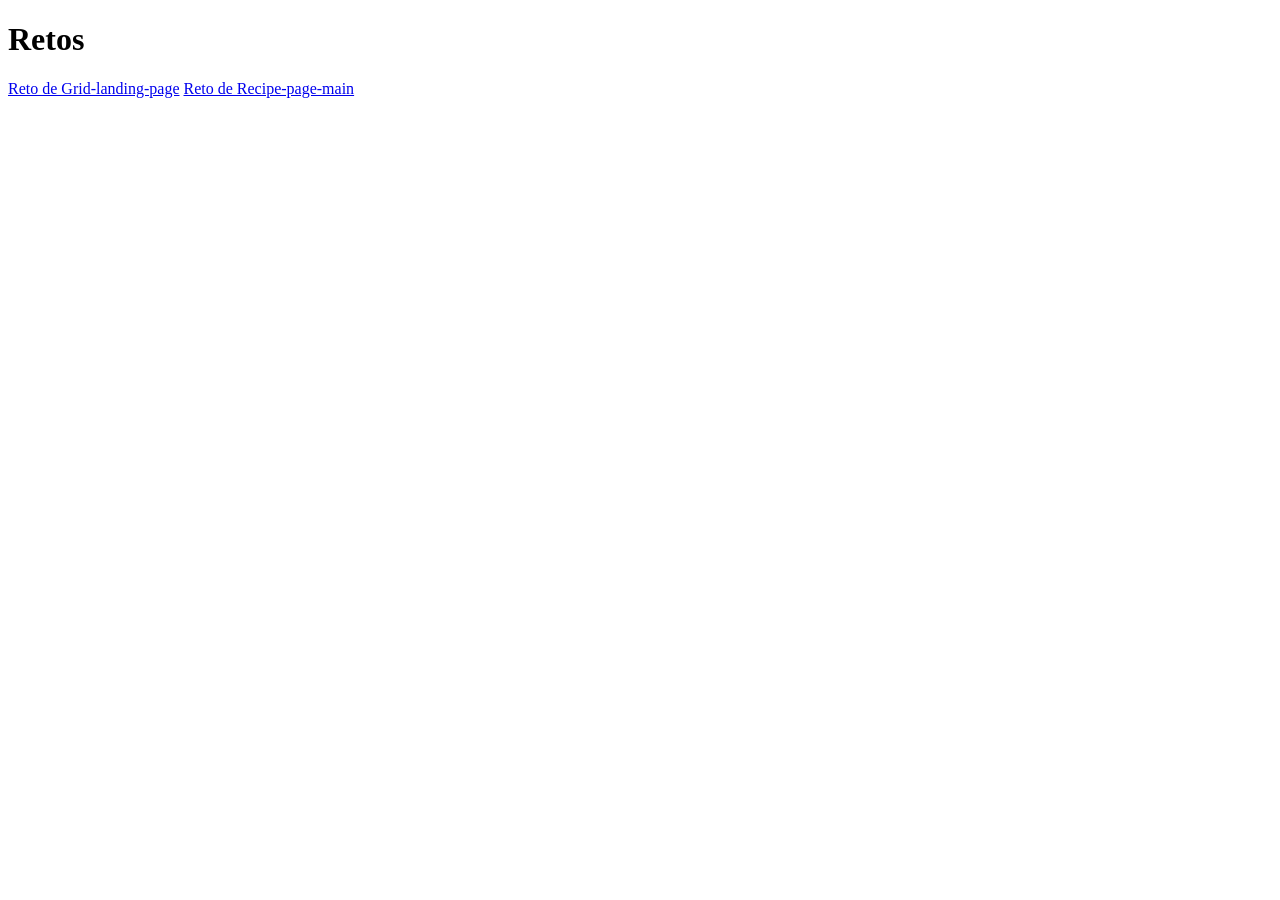
<file: index.html>
<!DOCTYPE html>
<html lang="es">
<head>
    <meta charset="UTF-8">
    <meta name="viewport" content="width=device-width, initial-scale=1.0">
    <title>Retos</title>
</head>
<body>
    <h1>Retos</h1>
    <a href="./grid-landing-page-main/index.html">Reto de Grid-landing-page</a>
    <a href="./recipe-page-main/index.html">Reto de Recipe-page-main</a>
</body>
</html>
</file>
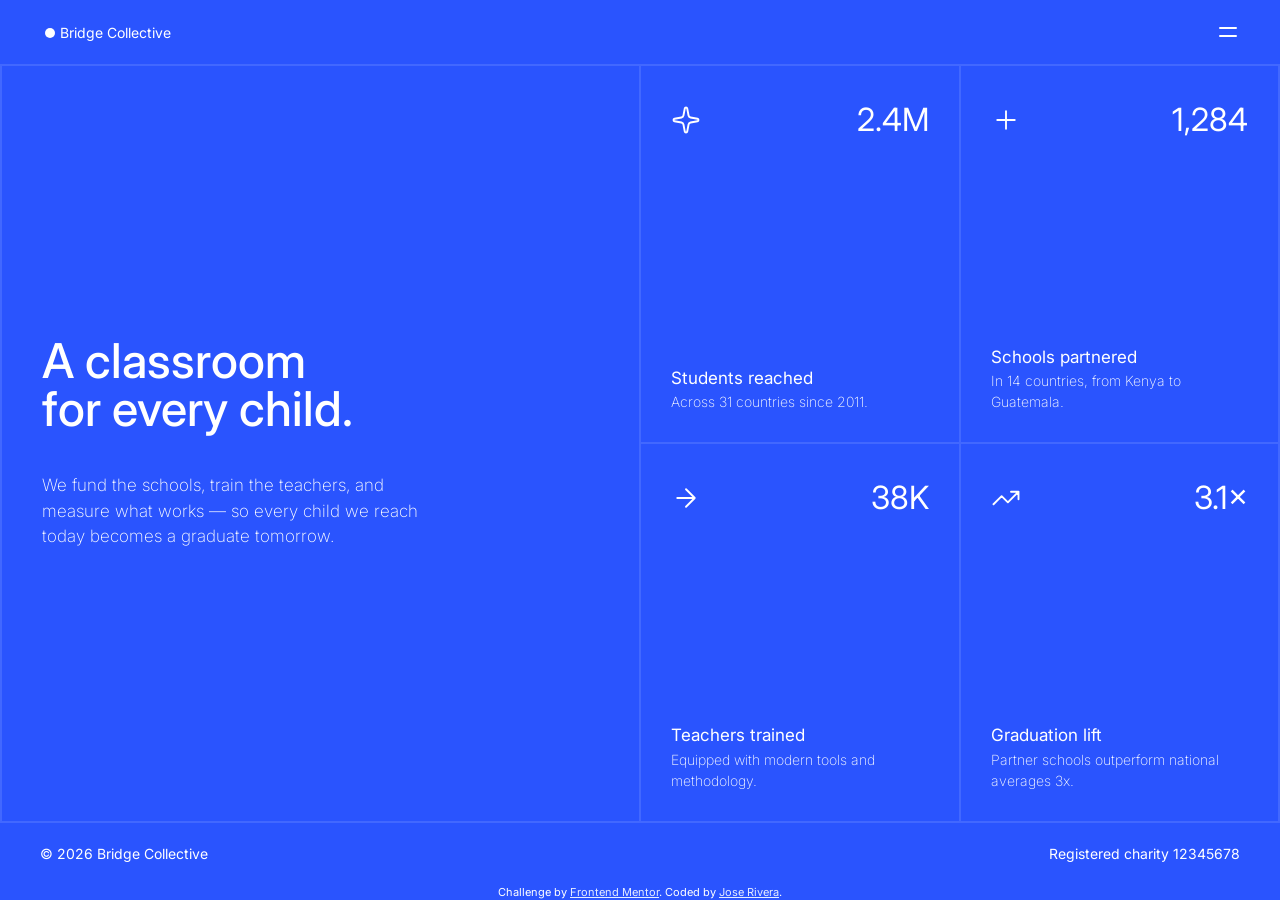
<file: grid-landing-page-main/index.html>
<!DOCTYPE html>
<html lang="en">
<head>
  <meta charset="UTF-8">
  <meta name="viewport" content="width=device-width, initial-scale=1.0"> <!-- displays site properly based on user's device -->
  <link rel="preconnect" href="https://fonts.googleapis.com">
  <link rel="preconnect" href="https://fonts.gstatic.com" crossorigin>
  <link href="https://fonts.googleapis.com/css2?family=Inter:ital,opsz,wght@0,14..32,100..900;1,14..32,100..900&display=swap" rel="stylesheet">

  <link rel="icon" type="image/png" sizes="32x32" href="./assets/images/favicon-32x32.png">
  <link rel="stylesheet" href="style.css">
  <title>Frontend Mentor | Grid landing page</title>

</head>
<body>


  <!-- Nav -->
  <header class="header">
    <nav class="nav">
        <span class="logo__text">Bridge Collective</span>
        <input type="checkbox" name="menu" id="menu" class="check__menu">
        <label for="menu" class="btn__menu">
          <img src="assets/images/icon-menu.svg" alt="menu" class="icon__menu">
          <img src="assets/images/icon-close.svg" alt="menu_close" class="icon__menu--close">
        </label>
        <label for="menu" class="menu__overlay"></label>
        <!-- Menu panel — hidden until the hamburger is activated -->
        <div class="container__menu">
          <ul class="list__menu">
            <li class="menu__link"><a href="#" class="link">About</a></li>
            <li class="menu__link"><a href="#" class="link">Our Work</a></li>
            <li class="menu__link"><a href="#" class="link">Partners</a></li>
            <li class="menu__link"><a href="#" class="link">Annual Report</a></li>
            <li class="menu__link"><a href="#" class="link">Donate</a></li>
          </ul>
        </div>
    </nav>
  </header>  


  <!-- Hero -->
    <div class="cards">
      <div class="card__hero">
        <h1 class="hero__title">A classroom <br class="desktop__line-break"> for every child.</h1>
        <p class="hero__text">We fund the schools, train the teachers, and <br class="desktop__line-break"> measure what works — so every child we reach <br class="desktop__line-break"> today becomes a graduate tomorrow.</p>
      </div>
      <!-- Stats -->
      <div class="cards__stats">
        <div class="card__stat stat__students">
          <div class="card__stat--top">
            <img src="assets/images/icon-sparkle.svg" alt="logo" class="stat__logo">
            <p class="card__digit students_digit">2.4M</p>
          </div>
          <div class="card__stat--bottom">
            <h2 class="card__title students_title">Students reached</h2>
            <p class="card__text students_text">Across 31 countries since 2011.</p>
          </div>
        </div>
        <div class="card__stat stat__school">
          <div class="card__stat--top">
            <img src="assets/images/icon-plus.svg" alt="logo" class="stat__logo">
            <p class="card__digit school_digit">1,284</p>
          </div>
          <div class="card__stat--bottom">
            <h2 class="card__title school_title">Schools partnered</h2>
            <p class="card__text school_text">In 14 countries, from Kenya to Guatemala.</p> 
          </div>
        </div>
        <div class="card__stat stat__teachers">
          <div class="card__stat--top">
            <img src="assets/images/icon-arrow-right.svg" alt="logo" class="stat__logo">
            <p class="card__digit teachers_digit">38K</p>
          </div>
          <div class="card__stat--bottom">
            <h2 class="card__title teachers_title">Teachers trained</h2>
            <p class="card__text teachers_text">Equipped with modern tools and methodology.</p> 
          </div>
        </div>
        <div class="card__stat stat__graduation">
          <div class="card__stat--top">
            <img src="assets/images/icon-trending-up.svg" alt="logo" class="stat__logo">
            <p class="card__digit students_digit">3.1×</p>
          </div>
          <div class="card__stat--bottom">
            <h2 class="card__title students_title">Graduation lift</h2>
            <p class="card__text school_text">Partner schools outperform national averages 3x.</p> 
          </div>
        </div>
      </div>
    </div>

  <!-- Footer -->
  <footer class="footer">
    <p class="footer__copy">© 2026 Bridge Collective</p>
    <p class="footer__registered">Registered charity 12345678</p>
  </footer>
  
  <div class="attribution">
    Challenge by <a href="https://www.frontendmentor.io?ref=challenge">Frontend Mentor</a>.
    Coded by <a href="#">Jose Rivera</a>.
  </div>
</body>
</html>
</file>
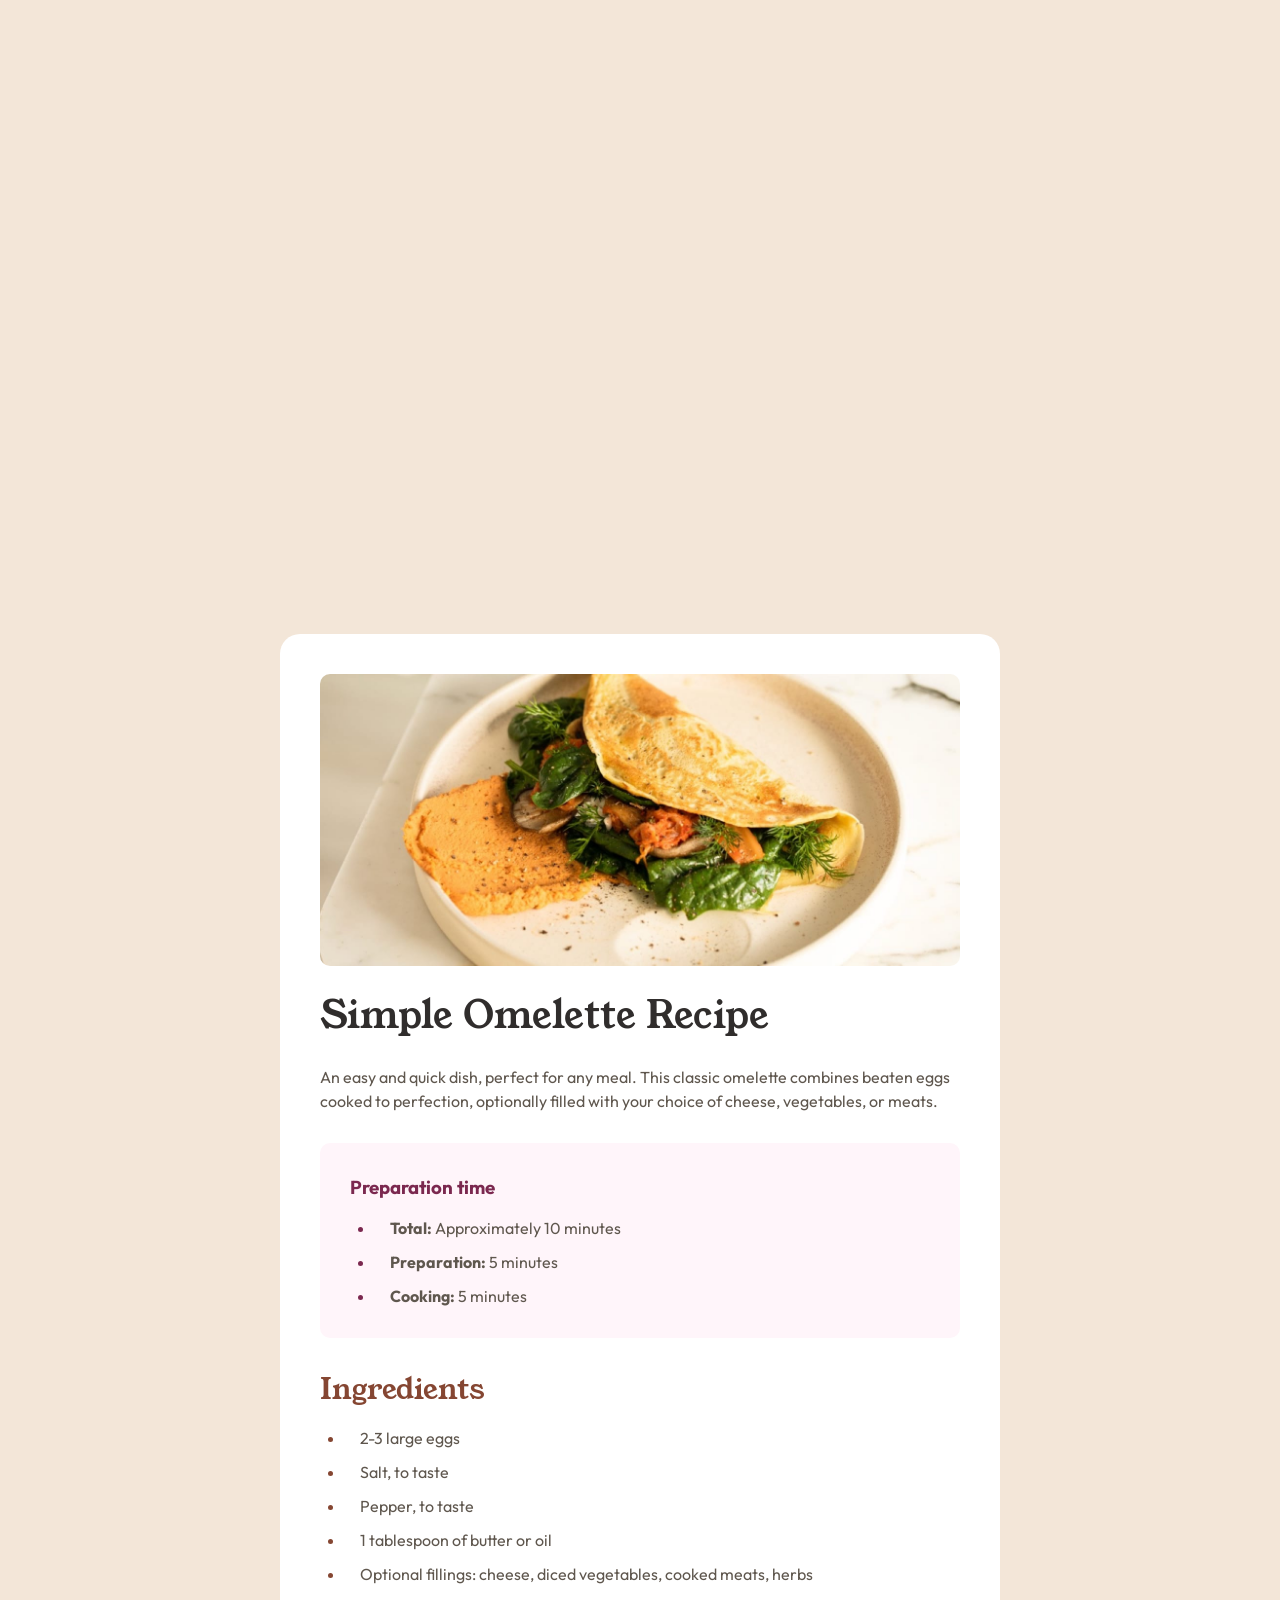
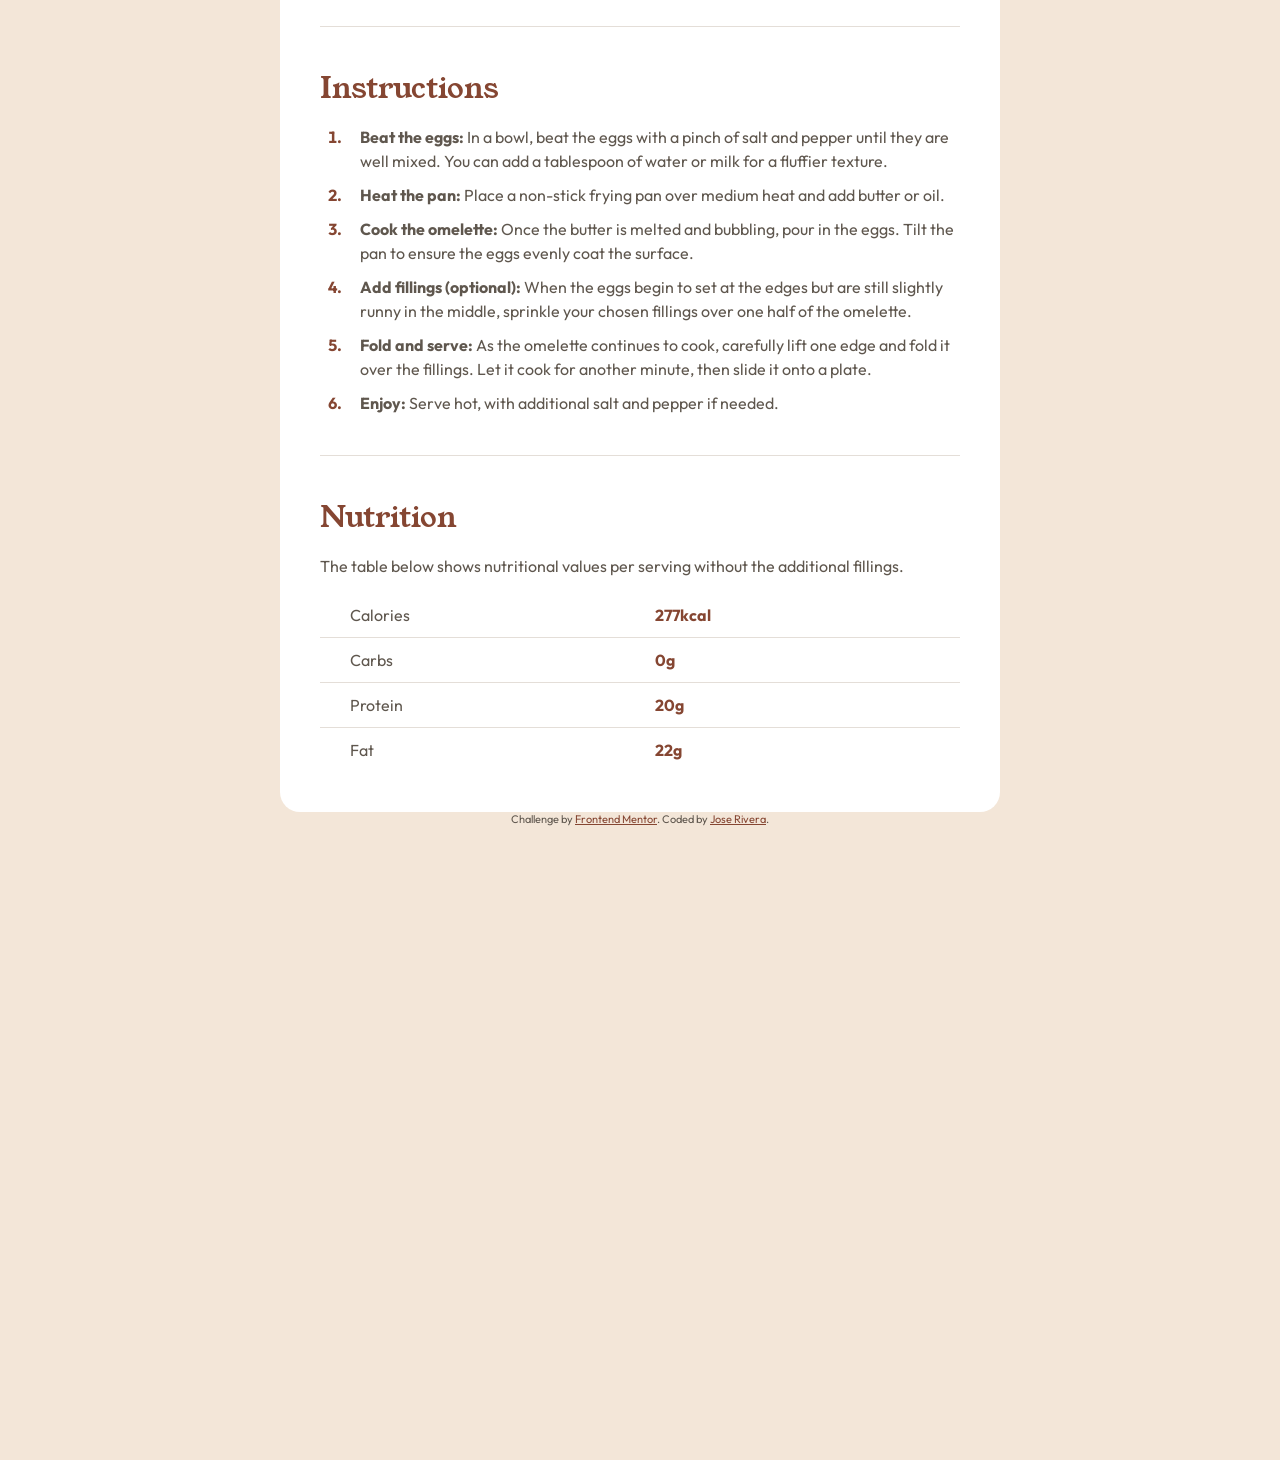
<file: recipe-page-main/index.html>
<!DOCTYPE html>
<html lang="en">
<head>
  <meta charset="UTF-8">
  <meta name="viewport" content="width=device-width, initial-scale=1.0"> <!-- displays site properly based on user's device -->
  <link rel="preconnect" href="https://fonts.googleapis.com">
  <link rel="preconnect" href="https://fonts.gstatic.com" crossorigin>
  <link href="https://fonts.googleapis.com/css2?family=Outfit:wght@100..900&family=Young+Serif&display=swap" rel="stylesheet">

  <link rel="icon" type="image/png" sizes="32x32" href="./assets/images/favicon-32x32.png">

  <title>Frontend Mentor | Recipe page</title>

  <!-- Feel free to remove these styles or customise in your own stylesheet 👍 -->
  <style>
    :root{
      --Color_White: hsl(0, 0%, 100%);
      --Color_Stone-100: hsl(30, 54%, 90%);
      --Color_Stone-150: hsl(30, 18%, 87%);
      --Color_Stone-600: hsl(30, 10%, 34%);
      --Color_Stone-900: hsl(24, 5%, 18%);
      --Color_Brown-800: hsl(14, 45%, 36%);

      --Color_Rose-800: hsl(332, 51%, 32%);
      --Color_Rose-50: hsl(330, 100%, 98%);

      --Font_Young-serif: "Young Serif", serif;
    }
    *{
      margin: 0;
      padding: 0;
      box-sizing: border-box;
    }
    body{
      display: flex;
      flex-direction: column;
      justify-content: center;
      align-items: center;
      background-color: var(--Color_Stone-100);
      font-family: "Outfit", sans-serif;
      font-optical-sizing: auto;
      font-weight: 400;
      font-style: normal;
      color: var(--Color_Stone-600);
      height: 340dvh;
      min-height: max-content;
    }

    .card{
      display: flex;
      flex-direction: column;
      background-color: var(--Color_White);
      border-radius: 20px;
      max-width: 45rem;
      padding: 40px;
      gap: 30px; 
    }
    .card__content{
      display: flex;
      flex-direction: column;
      gap: 30px;  
      line-height: 1.5;  
    }
    .card__img-omelette{
      border-radius: 10px;
      width: 100%;
    }
    .outfit_700{
      color: var(--Color_Stone-600);
      font-weight: 700;
    }
    .color_brown{
      color: var(--Color_Brown-800);
    }
    .list{
      display: flex;
      flex-direction: column;
      gap: 10px;
      padding-left: 25px;
      margin-bottom: 0;
    }
    .card__title, .recipe-info__title{
      font-family: var(--Font_Young-serif);
      font-weight: 400;
      font-style: normal;    
    }
    .card__title{
      color: var(--Color_Stone-900);
      line-height: 1;
      font-size: 2.4rem;
    }
    .card__preparation{
      display: flex;
      flex-direction: column;
      gap: 15px;
      background-color: var(--Color_Rose-50);
      padding: 30px;
      border-radius: 10px;
    }
    .recipe-info__title{
      color: var(--Color_Brown-800);
      font-size: 1.8rem;
    }
    .preparation__title{
      color: var(--Color_Rose-800);
      margin: 0;
      /* font-weight: 600; */
    }
    .preparation__item::marker{
      color: var(--Color_Rose-800);
    }
    .recipe-info__item::marker{
      color: var(--Color_Brown-800);
      font-weight: 700;
    }
    .preparation__item, .recipe-info__item{
      padding-left: 15px;
    }

    .recipe-info{
      display: flex;
      flex-direction: column;
      gap: 15px;
      padding: 40px 0;
    }
    .recipe-info__ingredients{
      padding-top: 0;
    }
    .recipe-info__instructions{
      border-top: 1px solid var(--Color_Stone-150);
      border-bottom: 1px solid var(--Color_Stone-150);
    }
    .recipe-info__nutrition{
      padding-bottom: 0;
    }

    .table__nutrition{
      display: grid;
      grid-template-columns: repeat(2, 1fr);
      gap: 30px;
      padding: 10px 30px;
    }
    .table__nutrition:not(:last-child){
      border-bottom: 1px solid var(--Color_Stone-150);
    }
    
    @media (width < 735px){
      body{
        height: max-content;
      }
      .card{
        border-radius: 0;
        padding: 0;
        gap: 0;      
      } 
      .card__content{
        padding: 35px;
      }
      .card__img-omelette{
        border-radius: 0;
      }
    }

    .attribution { font-size: 0.6875rem; text-align: center; }
    .attribution a { color: var(--Color_Brown-800); }

  </style>
</head>
<body>
  
  <div class="card">
    <img src="assets/images/image-omelette.jpeg" alt="omelette" class="card__img-omelette">
    <div class="card__content">
      <h1 class="card__title">Simple Omelette Recipe</h1>
      <p class="card__text">An easy and quick dish, perfect for any meal. This classic omelette combines beaten eggs cooked to perfection, optionally filled with your choice of cheese, vegetables, or meats.</p>
      <div class="card__preparation">
        <h3 class="preparation__title">Preparation time</h3>
        <ul class="preparation__list list">
          <li class="preparation__item"><span class="outfit_700">Total:</span> Approximately 10 minutes</li>
          <li class="preparation__item"><span class="outfit_700">Preparation:</span> 5 minutes</li>
          <li class="preparation__item"><span class="outfit_700">Cooking:</span> 5 minutes</li>
        </ul>
      </div>
      <section class="section__recipe-info">
        <article class="recipe-info recipe-info__ingredients">
          <h2 class="recipe-info__title">Ingredients</h2>
          <ul class="recipe-info__list list">
            <li class="recipe-info__item">2-3 large eggs</li>
            <li class="recipe-info__item">Salt, to taste</li>
            <li class="recipe-info__item">Pepper, to taste</li>
            <li class="recipe-info__item">1 tablespoon of butter or oil</li>
            <li class="recipe-info__item">Optional fillings: cheese, diced vegetables, cooked meats, herbs</li>
          </ul>
        </article>
        <article class="recipe-info recipe-info__instructions">
          <h2 class="recipe-info__title">Instructions</h2>
          <ol class="recipe-info__list list">
            <li class="recipe-info__item"><span class="outfit_700">Beat the eggs:</span> In a bowl, beat the eggs with a pinch of salt and pepper until they are well mixed. You can add a tablespoon of water or milk for a fluffier texture.</li>
            <li class="recipe-info__item"><span class="outfit_700">Heat the pan:</span> Place a non-stick frying pan over medium heat and add butter or oil.</li>
            <li class="recipe-info__item"><span class="outfit_700">Cook the omelette:</span> Once the butter is melted and bubbling, pour in the eggs. Tilt the pan to ensure the eggs evenly coat the surface.</li>
            <li class="recipe-info__item"><span class="outfit_700">Add fillings (optional):</span> When the eggs begin to set at the edges but are still slightly runny in the middle, sprinkle your chosen fillings over one half of the omelette.</li>
            <li class="recipe-info__item"><span class="outfit_700">Fold and serve:</span> As the omelette continues to cook, carefully lift one edge and fold it over the fillings. Let it cook for another minute, then slide it onto a plate.</li>
            <li class="recipe-info__item"><span class="outfit_700">Enjoy:</span> Serve hot, with additional salt and pepper if needed.</li>
          </ol>
        </article>
        <article class="recipe-info recipe-info__nutrition">
          <h2 class="recipe-info__title">Nutrition</h2>
          <p class="recipe-info__text">The table below shows nutritional values per serving without the additional fillings.</p>
          <div class="table__nutritions">
            <div class="table__nutrition table__nutrition-calories">
              <p>Calories</p>
              <span class="color_brown outfit_700">277kcal</span>
            </div>
            <div class="table__nutrition table__nutrition-carbs">
              <p>Carbs</p>
              <span class="color_brown outfit_700">0g</span>
            </div>
            <div class="table__nutrition table__nutrition-protein">
              <p>Protein</p>
              <span class="color_brown outfit_700">20g</span>
            </div>
            <div class="table__nutrition table__nutrition-fat">
              <p>Fat</p>
              <span class="color_brown outfit_700">22g</span>
            </div>
          </div>
        </article>
      </section>
    </div>
  </div>

  <footer class="attribution">
    Challenge by <a href="https://www.frontendmentor.io?ref=challenge">Frontend Mentor</a>. 
    Coded by <a href="#">Jose Rivera</a>.
  </footer>
</body>
</html>
</file>
<file: grid-landing-page-main/style.css>
:root{
    min-height: 100dvh;
    --Color-White: hsl(0, 0%, 100%);
    --Color-Blue_200: hsl(224, 100%, 95%);
    --Color-Blue_400: hsl(220, 100%, 64%);
    --Color-Blue_500: hsl(228, 100%, 63%);
    --Color-Blue_600: hsl(228, 100%, 60%);
    --Color-Blue_700: hsl(228, 99%, 58%);
    
    --Color-Black: hsl(0, 0%, 0%);

    --Font-small: 14px;
    --Font-normal: 17px;
    --Weights-400: 400;
    --Weights-500: 500;
}

*{
    padding: 0;
    margin: 0;
    box-sizing: border-box;
}  
body{
    position: relative;
    /* display: flex;
    flex-direction: column; */
    
    display: grid;
    grid-template-columns: repeat(1, 1fr);
    grid-template-rows: auto 1fr auto;
    background-color: var(--Color-Blue_700);
    font-family: "Inter", sans-serif;
    font-optical-sizing: auto;
    font-style: normal;
    font-size: var(--Font-normal);
    color: var(--Color-White);
    line-height: 1.5; 
    /* max-width: 1440px; */
    width: 100%;
    min-height: inherit;
    min-width: 350px;
}  

/* .header{
    grid-column: span 4;
}
.cards{
    grid-column: span 4;
    flex: 1;
}
.footer{
    grid-column: span 4;
} */

/* .attribution{
    grid-column: span 4;
} */


.nav{
    /* position: relative; */
    height: 100%;
}
.nav, .footer{
    display: flex;
    justify-content: space-between;
    font-size: var(--Font-small);
    font-weight: var(--Weights-400);
    align-items: center;
    padding: 20px 40px;
}
.logo__text::before{
    content: '';
    display: inline-block;
    width: 10px;
    height: 10px;
    background-color: var(--Color-White);
    border-radius: 100%;
    margin: 0 5px;
}
.hero__title{
    font-size: 3rem;
    line-height: 1;
    font-weight: var(--Weights-500);
}
.hero__text{
    font-weight: 200;
    
}
.cards{
    display: grid;
    grid-template-columns: repeat(2, 1fr);
    border: 1px solid var(--Color-Blue_500);
}

.cards__stats{
    display: grid;
    grid-template-columns: repeat(2, 1fr);
    grid-template-rows: repeat(2, 1fr);
}
.card__stat{
    display: flex;
    flex-direction: column;
    justify-content: space-between;
    padding: 30px;
    border: 1px solid var(--Color-Blue_500);
    transition: background-color .2s ease;
}
.card__stat:hover{
    background-color: rgba(255, 255, 255, 0.060);
    cursor: pointer;
}
.card__hero{
    display: flex;
    flex-direction: column;
    justify-content: center;
    gap: 2.5rem;
    border: 1px solid var(--Color-Blue_500);
    padding: 40px;
}
/* .mobile__line-break{
    display: none;
} */
/* .card__hero *{
    max-width: 52%;
} */

.card__title{
    font-size: var(--Font-normal);
    font-weight: var(--Weights-400);
}

.card__text{
    font-size: var(--Font-small);
    font-weight: 200;
}

.card__stat--top{
    display: flex;
    justify-content: space-between;
}

.card__digit{
    font-size: 2rem;
    font-weight: var(--Weights-400);
}

.stat__logo{
    width: 30px;
}

.list__menu{
    display: flex;
    flex-direction: column;
    align-items: end;
    width: 100%;
    height: 100%;
    line-height: 1.7;
    list-style-type: none;
}

.container__menu{
    display: none;
    position: absolute;
    background-color: var(--Color-Blue_700);
    color: var(--Color-White);
    top: 67px;
    right: 0;
    transform: translateX(100%);
    padding: 45px;
    width: 21.5rem;
    height: calc(100% - 67px);
    /* transition: all .3s ease; */
}

.menu__overlay{
    display: none;
    position: absolute;
    background-color: rgba(0, 0, 0, 0.25);
    left: 0;
    top: 67px;
    width: 100%;
    height: calc(100% - 67px);
    cursor: pointer;
}
.link{
    color: var(--Color-White);
    font-size: 26px;
    text-decoration: none;
}
.link:hover{
    border-bottom: 2px solid var(--Color-White);
}

.check__menu{
    display: none;
}
/* .btn__menu{
    height: max-content;
    width: max-content;
}
.btn__menu::before{
    content: url(/assets/images/icon-menu.svg);
    cursor: pointer;
}

.check__menu:checked + .btn__menu::before{
    content: url(/assets/images/icon-close.svg);
} */
.btn__menu{
    display: flex;
    cursor: pointer;
}
.icon__menu--close{
    display: none;
}
.check__menu:checked + .btn__menu :first-child{
    display: none;
}
.check__menu:checked + .btn__menu :last-child{
    display: inline-block;
}
.check__menu:checked ~ .container__menu{
    display: block;
    transform: translateX(0);
}
.check__menu:checked ~ .menu__overlay{
    display: block;
}


    .attribution { font-size: 11px; text-align: center; }
    .attribution a { color: var(--Color-Blue_200) ;}

@media (width <= 650px){
    .nav, .footer{
        padding: 20px 30px;
    }
    .footer{
        flex-direction: column;
        align-items: start;
    }
    .cards, .cards__stats{
        display: flex;
        flex-direction: column;
    }
    .card__stat{
        flex: 1 1 360px;
    }
    .card__hero{
        flex: 1 1 360px;
        padding: 35px;
    }
    /* .mobile__line-break{
        display: block;
    } */
    .desktop__line-break{
        display: none;
    }
    .container__menu{
        width: 100%;
        height: 360px;
    }
    .list__menu{
        justify-content: center;
        align-items: center;
    }
}
</file>
